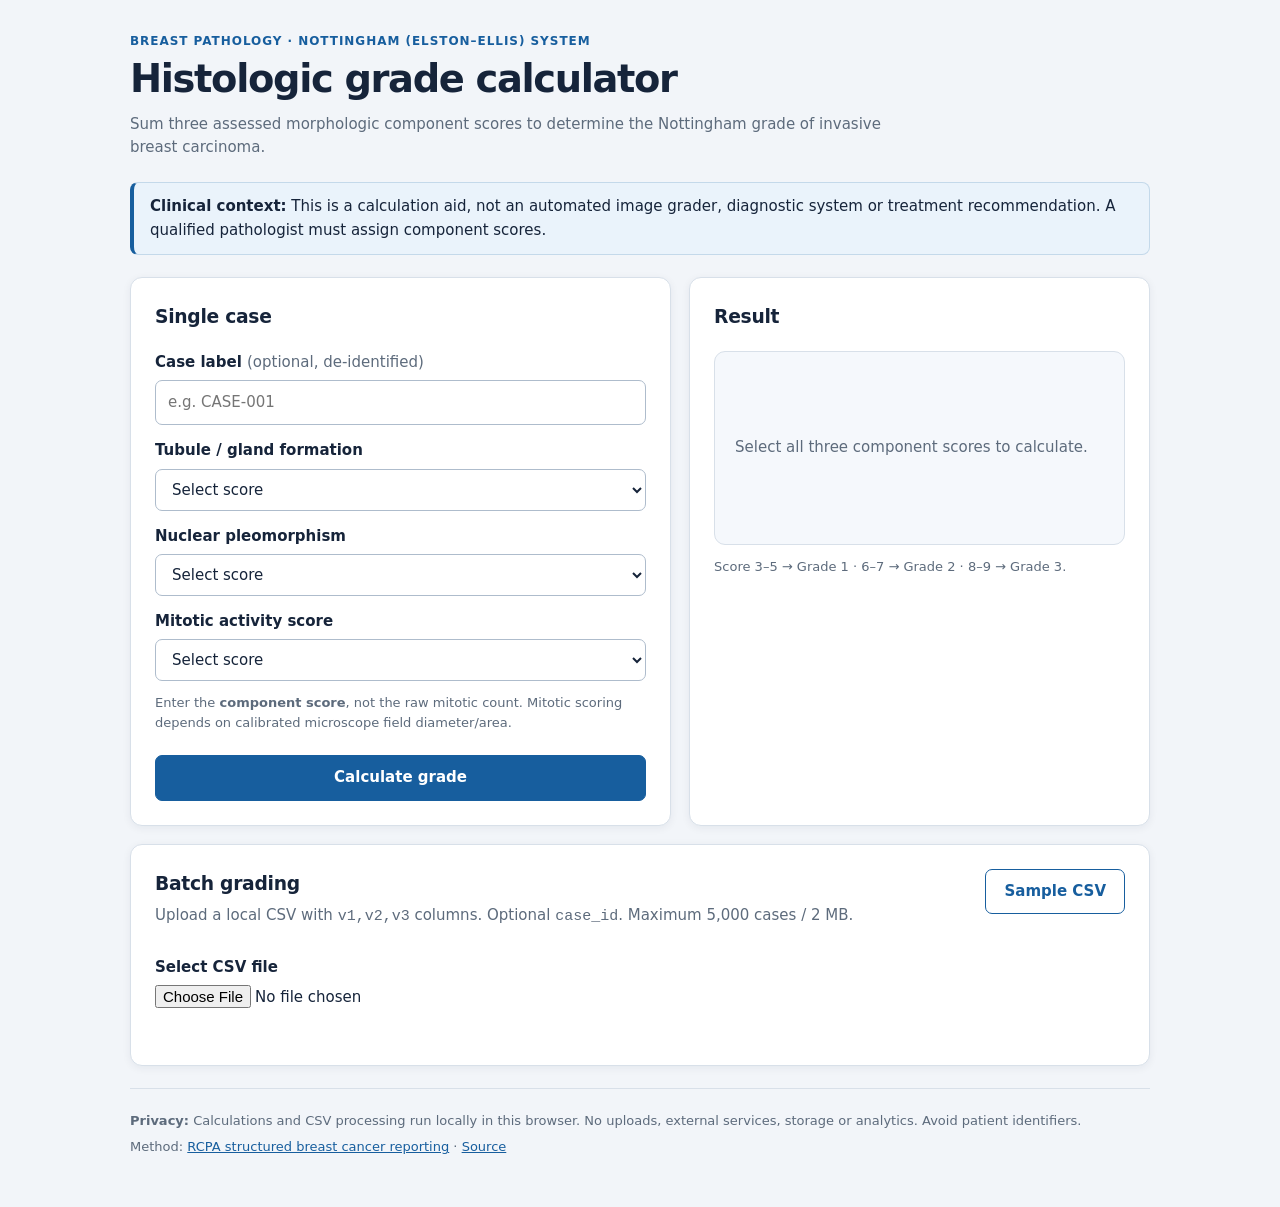
<file: index.html>
<!doctype html>
<html lang="en">
<head>
<meta charset="utf-8">
<meta name="viewport" content="width=device-width, initial-scale=1">
<meta http-equiv="refresh" content="0;url=./web/index.html">
<title>Nottingham Histologic Grader</title>
<link rel="canonical" href="./web/index.html">
</head>
<body>
<p><a href="./web/index.html">Open the Nottingham histologic grader</a></p>
</body>
</html>
</file>
<file: web/style.css>
:root{color-scheme:light;--ink:#16243a;--muted:#5d6b7c;--line:#d8e0e9;--bg:#f2f5f9;--paper:#fff;--accent:#175e9e}
*{box-sizing:border-box}body{margin:0;background:var(--bg);color:var(--ink);font:15px/1.55 system-ui,-apple-system,BlinkMacSystemFont,"Segoe UI",sans-serif}
.shell{max-width:1060px;margin:0 auto;padding:32px 20px 44px}
header{margin-bottom:23px}h1{font-size:clamp(1.85rem,3vw,2.6rem);line-height:1.15;letter-spacing:-.035em;margin:6px 0 12px}h2{font-size:1.17rem;margin:0 0 20px;letter-spacing:-.015em}
header p{max-width:760px;color:var(--muted);margin:0}.eyebrow{font-size:12px;letter-spacing:.08em;text-transform:uppercase;font-weight:750;color:var(--accent)}
.notice{border:1px solid #c4d9ea;border-left:4px solid var(--accent);background:#eaf3fb;border-radius:8px;padding:12px 16px;margin:20px 0 22px}
.layout{display:grid;grid-template-columns:1.08fr .92fr;gap:18px;align-items:stretch}.panel{background:var(--paper);border:1px solid var(--line);border-radius:12px;padding:24px;box-shadow:0 2px 8px #0a254010}
label{display:block;font-weight:650;margin:14px 0 6px}input:not([type=file]),select{display:block;width:100%;background:#fff;border:1px solid #aebccc;border-radius:7px;padding:10px 12px;color:var(--ink);font:inherit}
input:focus-visible,select:focus-visible,button:focus-visible,a:focus-visible{outline:3px solid #78aae1;outline-offset:2px}
.help{font-size:13px;color:var(--muted);margin:12px 0 18px}.muted{color:var(--muted);font-weight:400}button{background:var(--accent);color:white;border:1px solid var(--accent);border-radius:7px;padding:10px 18px;font:inherit;font-weight:700;cursor:pointer}
button:hover{background:#0d477f}.secondary{background:white;color:var(--accent)}.secondary:hover{background:#edf5ff}
form button{width:100%;margin-top:4px}
.result #result{border-radius:11px;background:#f5f8fc;border:1px solid var(--line);min-height:194px;padding:20px;display:flex;flex-direction:column;justify-content:center}
.result #result p{margin:2px 0}.total{font-size:44px;font-weight:750;line-height:1.1;letter-spacing:-.04em;margin:10px 0}.grade{font-size:20px;font-weight:700}.tag{font-size:12px;text-transform:uppercase;letter-spacing:.06em;color:var(--accent);font-weight:750}
.batch{margin-top:18px}.batch-head{display:flex;gap:18px;justify-content:space-between;align-items:start}.batch-head h2{margin-bottom:6px}.batch-head p{color:var(--muted);margin:0 0 14px}
input[type=file]{max-width:100%;font:inherit}.table-wrap{overflow:auto;max-height:360px;margin:10px 0 14px}
table{border-collapse:collapse;width:100%;font-size:13px}caption{text-align:left;font-weight:650;margin-bottom:5px}th,td{padding:9px 10px;border-bottom:1px solid var(--line);text-align:left;white-space:nowrap}thead{background:#eef4fa;position:sticky;top:0}
footer{margin-top:22px;border-top:1px solid var(--line);padding-top:16px;color:var(--muted);font-size:13px}footer p{margin:6px 0}a{color:var(--accent)}
@media(max-width:720px){.shell{padding:20px 12px 32px}.layout{grid-template-columns:1fr}.panel{padding:18px}.batch-head{flex-direction:column;gap:6px}.result #result{min-height:145px}}
</file>
